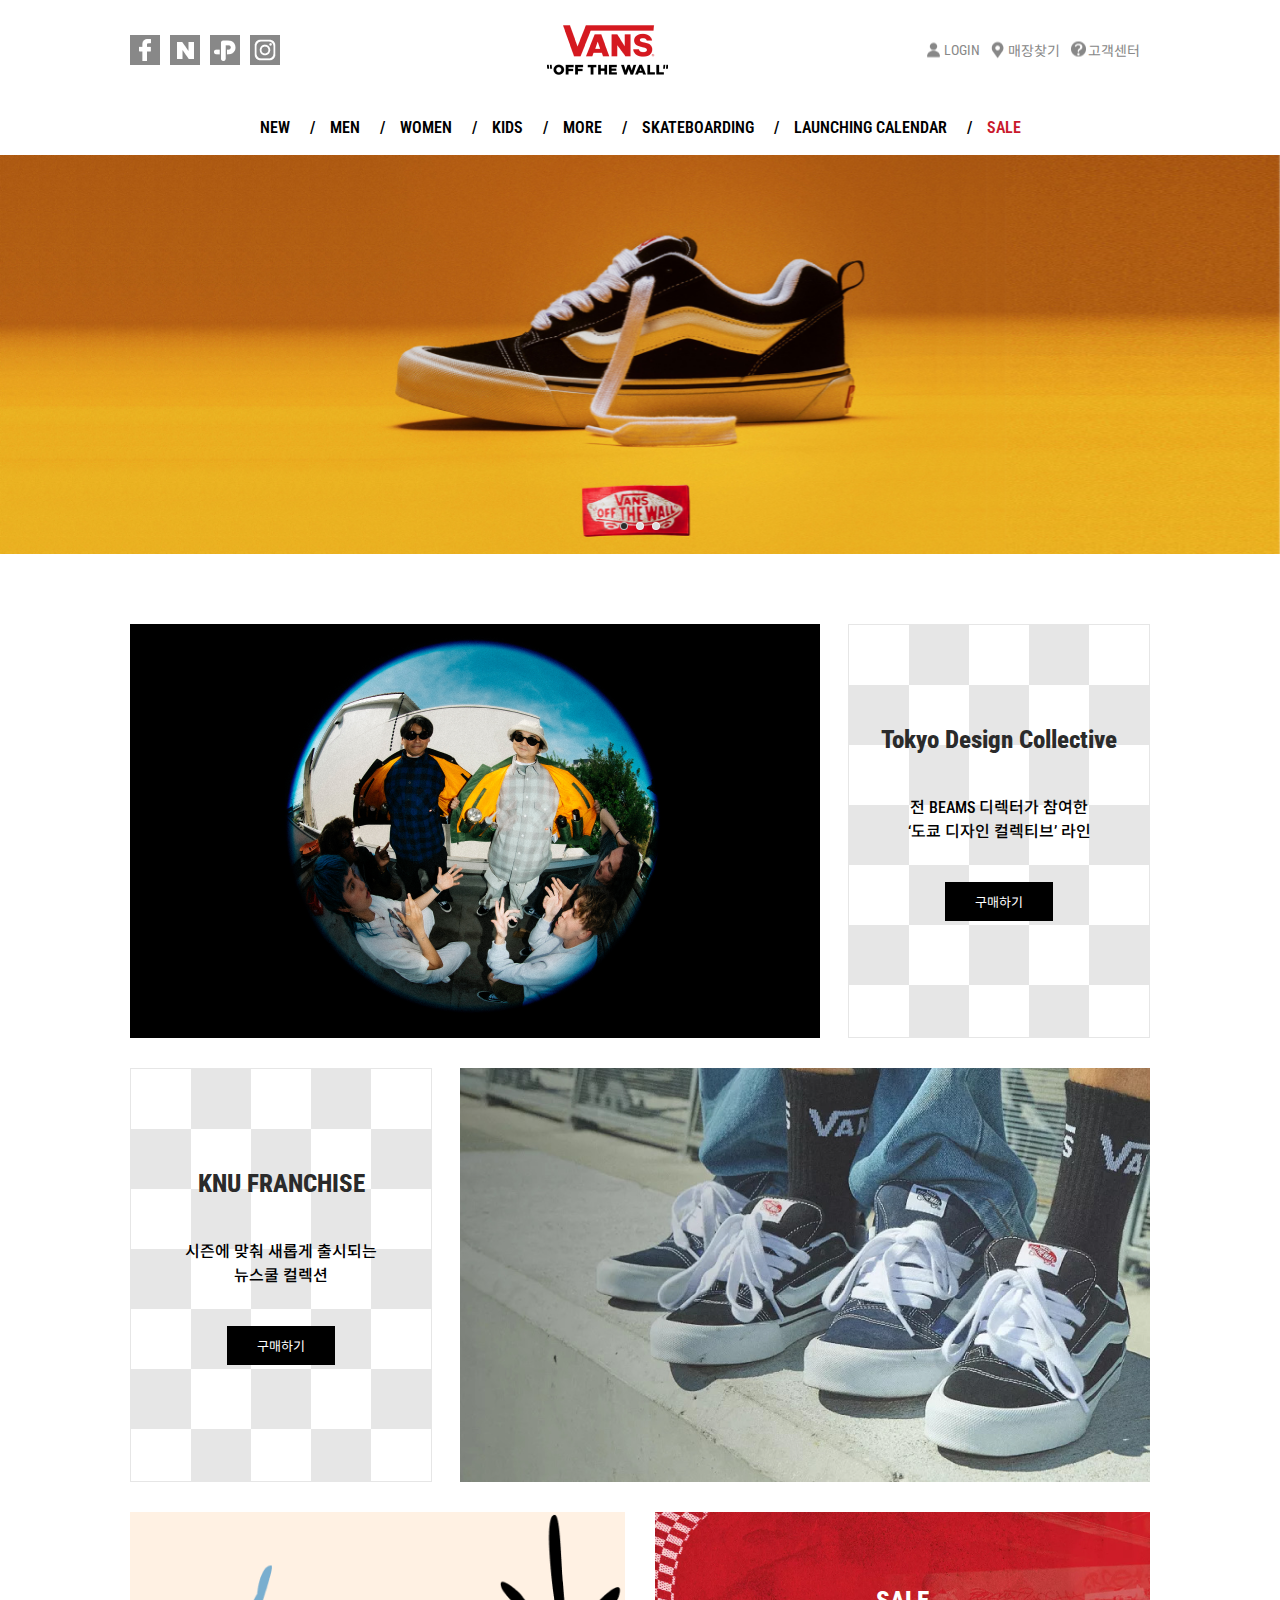
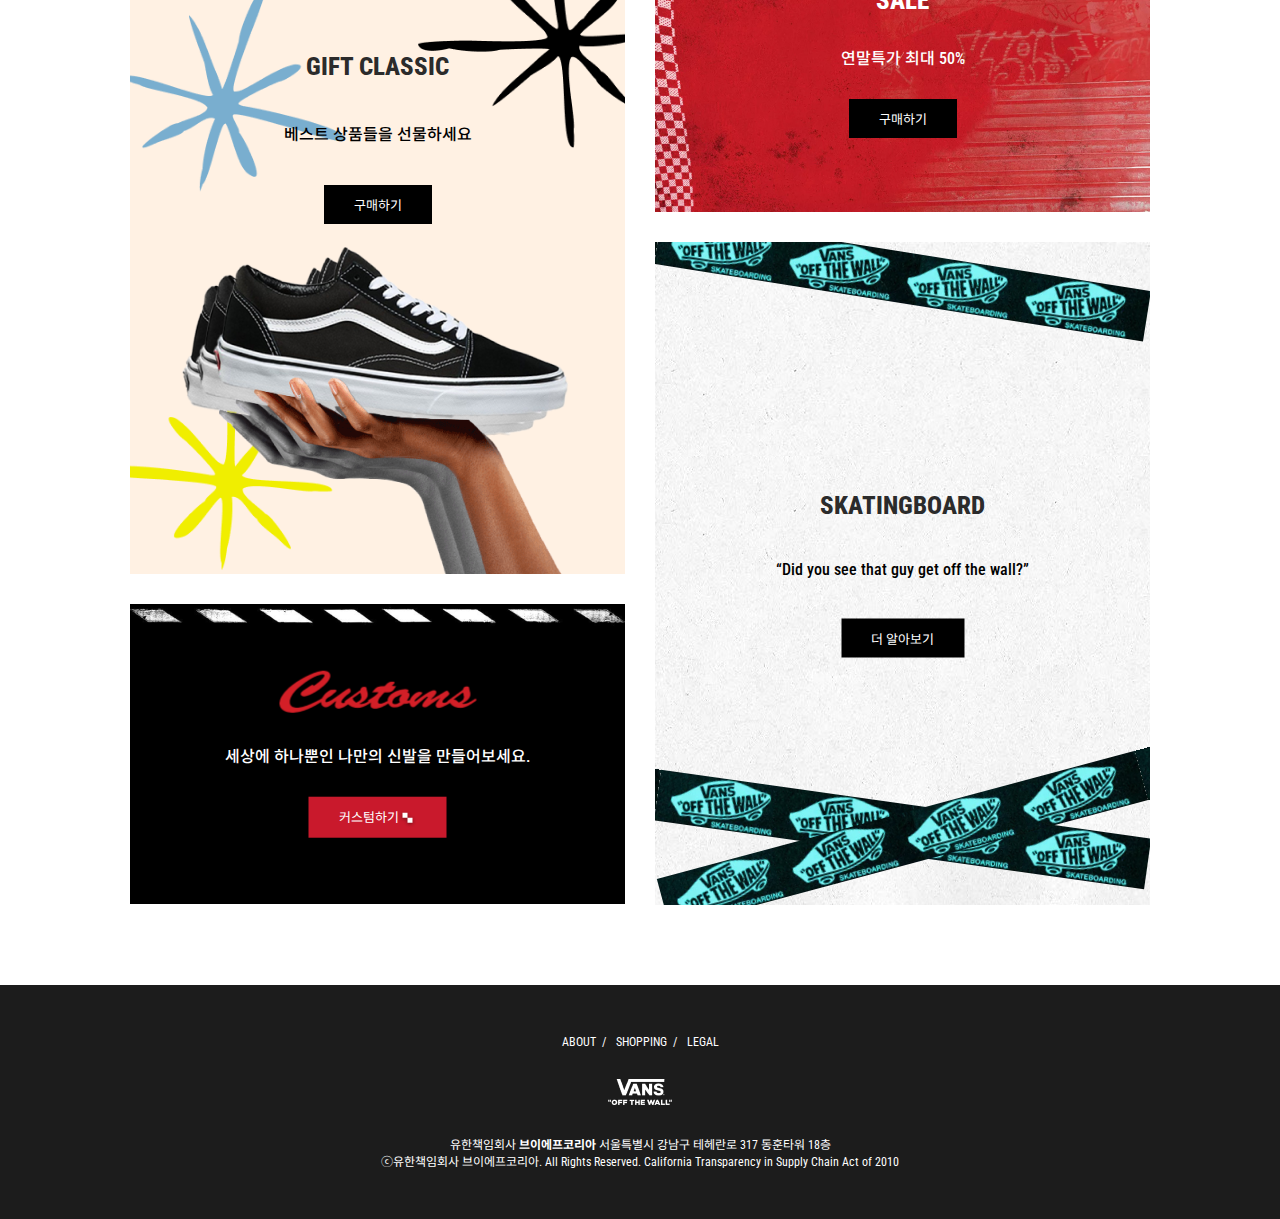
<file: index.html>
<!DOCTYPE html>
<html lang="en">
<head>
<meta charset="UTF-8">
<meta name="viewport" content="width=device-width, initial-scale=1.0">
<title>VANS</title>
<link rel="stylesheet" href="https://fonts.googleapis.com/css2?family=Noto+Sans+KR:wght@400;500;600&display=swap">
<link rel="stylesheet" href="https://fonts.googleapis.com/css2?family=Roboto+Condensed:wght@400;500;700;800&display=swap" >
<link rel="stylesheet" href="https://cdn.jsdelivr.net/npm/swiper@11/swiper-bundle.min.css" />
<link rel="shortcut icon" href="images/vans.ico">
<link rel="stylesheet" href="css/vans.css">

<script src="https://cdn.jsdelivr.net/npm/swiper@11/swiper-bundle.min.js"></script>
<script src="https://code.jquery.com/jquery-1.12.4.min.js"></script>
<script src="JS/VANS.js"></script>

</head>
<body>
<div class="container">
    <div id="header">
        <div class="header_top">
            <div class="sns">
                <ul>
                    <li><a href="" class="facebook"><img src="images/facebook_ico.png" alt="facebook"></a></li>
                    <li><a href="" class="naver"><img src="images/naver_ico.png" alt="naver"></a></li>
                    <li><a href="" class="kakao"><img src="images/kakao_ico.png" alt="kakaoplus"></a></li>
                    <li><a href="" class="instagram"><img src="images/instagram_ico.png" alt="instagram"></a></li>
                </ul>
            </div>
            <h1><a href="" class="logo"><img src="images/logo_main.png" alt="vans"></a></h1>
            <div class="utils">
                <ul>
                    <li><a href="" class="login">LOGIN</a></li>
                    <li><a href="" class="location">매장찾기</a></li>
                    <li><a href="" class="service">고객센터</a></li>
                </ul>
            </div>
        </div>
    </div>
        <nav id="gnb">
            <div class="gnb_inner">
            <div class="dum"></div>
                <ul> <!--1depth-->
                    <li><a href="">NEW</a>
                        <ul class="twoDepth"> <!--2depth-->
                            <li>
                                <a href=""><span>NEW</span></a>
                                <ul class="threeDepth"> <!--3depth-->
                                    <li><a href="">NEW</a></li>
                                    <li><a href="">신발 신상품</a></li>
                                    <li><a href="">의류 신상품</a></li>
                                    <li><a href="">액세서리 신상품</a></li>
                                    <li><a href="">키즈신상품</a></li>
                                </ul>
                            </li>
                            <li>
                                <a href=""><span>COLLECTION</span></a>
                                <ul class="threeDepth">
                                    <li><a href="">신년 특가 최대 72%</a></li>
                                    <li><a href="">Tokyo Design Collective</a></li>
                                    <li><a href="">VANS x NBHD</a></li>
                                    <li><a href="">겨울 신발 제품</a></li>
                                    <li><a href="">우수한 보온&방수 기능, MTE-3</a></li>
                                </ul>
                            </li>
                            <li>
                                <a href=""><span>CUSTOMS</span></a>
                                <ul class="threeDepth">
                                    <li><a href="">DISNEY X VANS</a></li>
                                    <li><a href="">PINK VIBE</a></li>
                                    <li><a href="">NEW SEASON, NEW SWATCH</a></li>
                                </ul>
                            </li>
                            
                        </ul>
                    </li>
                    <li>
                        <a href="">MEN</a>
                                <ul class="twoDepth"> <!--2depth-->
                                    <li>
                                        <a href=""><span>신발</span></a>
                                        <ul class="threeDepth"> <!--3depth-->
                                            <li><a href="">전체보기</a></li>
                                            <li><a href="">코어클래식</a></li>
                                            <li><a href="">클래식</a></li>
                                            <li><a href="">스케이트 슈즈</a></li>
                                            <li><a href="">클래식플러스</a></li>
                                            <li><a href="">서프</a></li>
                                            <li><a href="">VAULT</a></li>
                                            <li><a href="">스노우</a></li>
                                        </ul>
                                    </li>
                                    <li>
                                        <a href=""><span>의류</span></a>
                                        <ul class="threeDepth">
                                            <li><a href="">전체보기</a></li>
                                            <li><a href="">탑 & 티셔츠</a></li>
                                            <li><a href="">플리스</a></li>
                                            <li><a href="">아우터</a></li>
                                            <li><a href="">하의</a></li>
                                        </ul>
                                    </li>
                                    <li>
                                        <a href=""><span>액세서리</span></a>
                                        <ul class="threeDepth">
                                            <li><a href="">전체보기</a></li>
                                            <li><a href="">모자</a></li>
                                            <li><a href="">가방</a></li>
                                            <li><a href="">양말</a></li>
                                            <li><a href="">기타</a></li>
                                        </ul>
                                    </li>
                                    <li>
                                        <a href=""><span>WHAT'S HOT</span></a>
                                        <ul class="threeDepth">
                                            <li><a href="">베스트 셀러</a></li>
                                            <li><a href="">뉴 스쿨 & 뉴 슬립</a></li>
                                            <li><a href="">울트라레인지</a></li>
                                            <li><a href="">컴피쿠시</a></li>
                                            <li><a href="">온라인 단독</a></li>
                                            <li><a href="">컬러 띠어리 컬렉션</a></li>
                                        </ul>
                                    </li>
                                </ul>
                    </li>
                    <li><a href="">WOMEN</a>
                                <ul class="twoDepth"> <!--2depth-->
                                    <li>
                                        <a href=""><span>신발</span></a>
                                        <ul class="threeDepth"> <!--3depth-->
                                            <li><a href="">전체보기</a></li>
                                            <li><a href="">코어클래식</a></li>
                                            <li><a href="">클래식</a></li>
                                            <li><a href="">스케이트 슈즈</a></li>
                                            <li><a href="">클래식플러스</a></li>
                                            <li><a href="">서프</a></li>
                                            <li><a href="">VAULT</a></li>
                                            <li><a href="">스노우</a></li>
                                        </ul>
                                    </li>
                                    <li>
                                        <a href=""><span>의류</span></a>
                                        <ul class="threeDepth">
                                            <li><a href="">전체보기</a></li>
                                            <li><a href="">탑 & 티셔츠</a></li>
                                            <li><a href="">플리스</a></li>
                                            <li><a href="">아우터</a></li>
                                            <li><a href="">하의</a></li>
                                            <li><a href="">원피스 & 스커트</a></li>
                                        </ul>
                                    </li>
                                    <li>
                                        <a href=""><span>액세서리</span></a>
                                        <ul class="threeDepth">
                                            <li><a href="">전체보기</a></li>
                                            <li><a href="">모자</a></li>
                                            <li><a href="">가방</a></li>
                                            <li><a href="">양말</a></li>
                                            <li><a href="">기타</a></li>
                                        </ul>
                                    </li>
                                    <li>
                                        <a href=""><span>WHAT'S HOT</span></a>
                                        <ul class="threeDepth">
                                            <li><a href="">베스트 셀러</a></li>
                                            <li><a href="">뉴 스쿨 & 뉴 슬립</a></li>
                                            <li><a href="">울트라레인지</a></li>
                                            <li><a href="">컴피쿠시</a></li>
                                            <li><a href="">온라인 단독</a></li>
                                            <li><a href="">컬러 띠어리 컬렉션</a></li>
                                        </ul>
                                    </li>
                                </ul>

                    </li>
                    <li><a href="">KIDS</a>
                                <ul class="twoDepth"> <!--2depth-->
                                    <li>
                                        <a href=""><span>신발</span></a>
                                        <ul class="threeDepth"> <!--3depth-->
                                            <li><a href="">전체보기</a></li>
                                            <li><a href="">토들러</a></li>
                                            <li><a href="">키즈</a></li>
                                            <li><a href="">베스트 셀러</a></li>
                                        </ul>
                                    </li>
                                    <li>
                                        <a href=""><span>의류</span></a>
                                        <ul class="threeDepth">
                                            <li><a href="">전체보기</a></li>
                                            <li><a href="">보이즈 & 걸즈</a></li>
                                            <li><a href="">키즈</a></li>
                                        </ul>
                                    </li>
                                    <li>
                                        <a href=""><span>액세서리</span></a>
                                        <ul class="threeDepth">
                                            <li><a href="">전체보기</a></li>
                                            <li><a href="">모자</a></li>
                                            <li><a href="">양말</a></li>
                                        </ul>
                                    </li>
                                    <li>
                                        <a href=""><span>CUSTOMS</span></a>
                                        <ul class="threeDepth">
                                            <li><a href="">커스텀 하기</a></li>
                                        </ul>
                                    </li>
                                </ul>
                    </li>
                    <li><a href="">MORE</a>

                                <ul class="twoDepth"> <!--2depth-->
                                    <li>
                                        <a href=""><span>CUSTOMS</span></a>
                                        <ul class="threeDepth"> <!--3depth-->
                                            <li><a href="">나만의 신발 만들기</a></li>
                                            <li><a href="">어센틱 커스텀</a></li>
                                            <li><a href="">슬립온 커스텀</a></li>
                                            <li><a href="">올드스쿨 커스텀</a></li>
                                            <li><a href="">에라 커스텀</a></li>
                                            <li><a href="">스케이트-하이 커스텀</a></li>
                                        </ul>
                                    </li>
                                    <li>
                                        <a href=""><span>FEATURED</span></a>
                                        <ul class="threeDepth">
                                            <li><a href="">DISNEY X VANS</a></li>
                                            <li><a href="">PINK VIBE</a></li>
                                            <li><a href="">NEW SEASON, NEW SWATCH</a></li>
                                        </ul>
                                    </li>
                                </ul>
                    </li>
                    <li><a href="">SKATEBOARDING</a></li>
                    <li><a href="">LAUNCHING CALENDAR</a></li>
                    <li><a href="" ><span>SALE</span></a></li>
                </ul>
            </div>
        </nav>


    <!-- slider -->
    <div id="main_slider">
        <div class="main_slider mainSwiper">
            <div class="swiper-wrapper">
                <div class="swiper-slide"><img src="images/slider1.png" alt=""></div>
                <div class="swiper-slide"><img src="images/slider2.png" alt=""></div>
                <div class="swiper-slide"><img src="images/slider3.png" alt=""></div>
            </div>
        <div class="swiper-pagination"></div>
        <div class="swiper-button-next"></div>
        <div class="swiper-button-prev"></div>
        </div>
    </div>

    <div id="section">
        <div class="sec_top">
            <a href="" class="img"><img src="images/tdc_pic.png" alt="tokyo_design_collective"></a>
            <a href="" class="text">
                <div class="inner">
                    <h4>Tokyo Design Collective</h4>
                    <p>전 BEAMS 디렉터가 참여한 <br> ‘도쿄 디자인 컬렉티브’ 라인</p>
                    <span class="btn">구매하기</span>
                </div>
            </a>
        </div>

        <div class="sec_mid">
            <a href="" class="text">
                <div class="inner">
                    <h4>KNU FRANCHISE</h4>
                    <p>시즌에 맞춰 새롭게 출시되는<br>
                        뉴스쿨 컬렉션</p>
                    <span class="btn">구매하기</span>
                </div>
            </a>
            <a href="" class="img"><img src="images/knu_pic.png" alt="KNU_FRANCHISE"></a>
        </div>

        <div class="sec_bottom">
            <div class="sec_bottom_left">
                <a href="" class="left_top">
                    <img class="gift" src="images/gift_bg.png" alt="">
                        <div class="decoration">
                            <img class="star1" src="images/star1.png" alt="">
                            <img class="star2" src="images/star2.png" alt="">
                            <img class="star3" src="images/star3.png" alt="">
                            <img class="shoes" src="images/gift_shoes.png" alt="">                            
                        </div>
                    <div class="text">
                        <h4>GIFT CLASSIC</h4>
                        <p>베스트 상품들을 선물하세요</p>
                        <span class="btn">구매하기</span>
                    </div>
                </a>
                    <a href="" class="left_bottom">
                        <img src="images/custom_bg.png" alt="">
                            
                        <div class="text">
                            <img class="logo" src="images/custom_logo.png" alt="custom">
                            <p>세상에 하나뿐인 나만의 신발을 만들어보세요.</p>
                            <span class="btn">커스텀하기<img src="images/custom_icon.png" alt=""></span>
                        </div>
                </a>
                </div>
            <div class="sec_bottom_right">
                <a href="" class="right_top">
                    <div class="sale">
                    <img src="images/sale_bg.png" alt="">
                    <div class="text">
                        <h4>SALE</h4>
                        <p>연말특가 최대 50%</p>
                        <span class="btn">구매하기</span>
                    </div>
                </div>
                </a>
                <a href="" class="right_bottom">
                    <div id="sub_slider">
                        <img src="images/skatingboard_bg.png" alt="">
                        <div class="test1">
                        <div class="sub_slider subSwiper">
                            <div class="swiper-wrapper">
                                <div class="swiper-slide"><img src="images/skatingboard_line.png" alt=""></div>
                                <div class="swiper-slide"><img src="images/skatingboard_line.png" alt=""></div>
                                <div class="swiper-slide"><img src="images/skatingboard_line.png" alt=""></div>
                            </div>
                        </div>
                        </div>
                        <div class="test2">
                            <div class="sub_slider subSwiper">
                                <div class="swiper-wrapper">
                                    <div class="swiper-slide"><img src="images/skatingboard_line.png" alt=""></div>
                                    <div class="swiper-slide"><img src="images/skatingboard_line.png" alt=""></div>
                                    <div class="swiper-slide"><img src="images/skatingboard_line.png" alt=""></div>
                                </div>
                            </div>
                            </div>
                    
                        <div class="test3">
                            <div dir="rtl" class="sub_slider subSwiper">
                                <div class="swiper-wrapper">
                                    <div class="swiper-slide"><img src="images/skatingboard_line.png" alt=""></div>
                                    <div class="swiper-slide"><img src="images/skatingboard_line.png" alt=""></div>
                                    <div class="swiper-slide"><img src="images/skatingboard_line.png" alt=""></div>
                                </div>
                            </div>
                            </div>
                    <div class="text">
                        <h4>SKATINGBOARD</h4>
                        <p>“Did you see that guy get off the wall?”</p>
                        <span class="btn">더 알아보기</span>
                    </div>
                </div>
                </a>
            </div>
        </div>
    </div>
    <div id="footer">
        <div class="footer_inner">
        <nav class="footer">
            <ul>
                <li><a href="">ABOUT</a></li>
                <li><a href="">SHOPPING</a></li>
                <li><a href="">LEGAL</a></li>
            </ul>
        </nav>
        <a href="" class="ft_logo"><img src="images/logo_ft.png" alt="vans"></a>
        <p class="copyright">
            유한책임회사 <span>브이에프코리아</span> 서울특별시 강남구 테헤란로 317 동훈타워 18층 <br>ⓒ유한책임회사 브이에프코리아. All Rights Reserved. California Transparency in Supply Chain Act of 2010
        </p>
    </div>
</div>
</body>
</html>
</file>
<file: css/vans.css>
@charset "utf-8";
/* Reset CSS */
body, h1, h2, h3, h4, h5, h6, p, ul, ol, table, dl, dd {
	margin: 0;
	padding: 0;
}
h1 {
	font-size: 16px;
}
a {
	text-decoration: none;
	color: #000;
}
ul,ol {
	list-style: none;
}
img {
	max-width: 100%;
	vertical-align: middle;
	border: none;
}
body {
    font-family: "Roboto Condensed" , "Noto Sans KR" , sans-serif;
}

/*header*/
.container {
	/* overflow-x: hidden; */
	word-break: keep-all;
}
#header {
	max-width: 1020px;
	margin: 0 auto;
}

#header .header_top {
	display: flex;
	justify-content: space-between;
	align-items: center;
	height: 100px;
}

#header .header_top .sns ul {
	display: flex;
	gap: 10px;
}
#header .header_top .sns ul li a {
	display: block;
	background: #888;
	transition: ease-in-out 0.2s;
}
#header .header_top .sns ul li a.facebook:hover {
	background: #1877F2;
}
#header .header_top .sns ul li a.naver:hover {
	background: #2DB400;
}
#header .header_top .sns ul li a.kakao:hover {
	background: #FFE812;
}
#header .header_top .sns ul li a.instagram {
	position: relative;
}
#header .header_top .sns ul li a.instagram::after {
	position: absolute;
	content: "";
	left: 0;
	top: 0;
	width: 100%;
	height: 100%;
	background: linear-gradient(180deg, #743BCB 0%, #9E2BB5 19.5%, #C82290 37%, #E6266B 53%, #F13B51 68%, #FB6838 84.5%, #FDA541 99.99%, #FDAC42 100%);
	z-index: -1;
}
#header .header_top .sns ul li a.instagram:hover {
	background: transparent;
}

#header .utils ul {
	display: flex;
	align-items: center;
	gap: 8px;
}
#header .utils ul li a {
	display: block;
	padding: 0 10px;
	/* line-height: 100px; */
	font-size: 0.875em;
	color: #888;
	
}
#header .utils ul li a {
	position: relative;
}
#header .utils ul li a::before {
	position: absolute;
	content: "";
	left: -7px;
	top: 50%;
	transform: translatey(-50%);
	display: block;
	width: 17px;
	height: 17px;
}
#header .utils ul li a.login::before {
	left: -9px;
	background: url(../images/login_ico.png) no-repeat;
}
#header .utils ul li a.location::before {
	background: url(../images/loction_ico.png) no-repeat;

}
#header .utils ul li a.service::before {
	background: url(../images/service_ico.png) no-repeat;

}

#gnb {
	height: 55px;
	z-index: 10;
	white-space: nowrap;
	position: relative;
	/* overflow: hidden; */
}

#gnb .gnb_inner {
	max-width: 1020px;
	margin: 0 auto;
}
#gnb .dum {
	display: none;
	position: absolute;
	left: 0;
	top: 55px;
	width: 100%;
	height: 350px;
	background-color: #000;
	z-index: 2;
}

#gnb .dum.active {
	display: block;
}
#gnb .gnb_inner > ul {
	display: flex;
	position: relative;
	justify-content: center;
}
#gnb .gnb_inner > ul > li > a {
	display: block;
	line-height: 55px;
	padding: 0 20px;
	font-weight: 600;
	position: relative;
}
#gnb .gnb_inner > ul > li > a > span {
	color: #C9192C;
}
#gnb .gnb_inner > ul > li.active > a,
#gnb .gnb_inner > ul > li:hover > a {
	color: #C9192C;
}
#gnb .gnb_inner > ul > li:first-child > a::before {
	display: none;
}
#gnb .gnb_inner > ul > li > a::before {
	position: absolute;
	content: "/";
	left: 0;
	top: 0;
	color: #000;
}
#gnb .gnb_inner > ul > li:nth-child(-n+5).on > a::after {
	position: absolute;
	content: "";
	left: 50%;
	bottom: -5px;
	width: 10px;
	height: 10px;
	background-color: #000;
	transform: translateX(-50%) rotate(45deg);
}
#gnb li ul.twoDepth {
	display: none;
	padding-top: 20px;
	height: 300px;
	position: absolute;
	left: 0;
	z-index: 12;
} 
#gnb li.active ul.twoDepth {
	display: flex;
	justify-content: space-between;
}
#gnb li ul.twoDepth a {
	display: block;
	line-height: 30px;
}
#gnb li ul.twoDepth a:hover,
#gnb li ul.twoDepth a:focus {
	text-decoration: underline;
}
#gnb li ul.twoDepth a span {
	color: #79aecf;
	font-weight: 600;	
}
#gnb li ul.twoDepth li.on a span,
#gnb li ul.twoDepth li:hover a span {
	text-decoration: underline;	
}
#gnb li.active ul.twoDepth li {
	text-align: center;
	padding: 0 20px;
}
#gnb li ul.threeDepth li a {
	color: #fff;
	font-size: 0.8125em;
}
/* #main_slider {
	height: 560px;
} */
#main_slider .main_slider {
    width: 100%;
    height: 100%;
    overflow: hidden;
    position: relative;
}
/* #main_slider .swiper-slide {
	width: 100%;
    height: 420px;
} */
#main_slider .swiper-slide img {
    /* display: block; */
    width: 100%;
    height: 100%;
    object-fit: cover;
}

#main_slider .main_slider .swiper-button-next {
    right: 10%;
}
#main_slider .main_slider .swiper-button-prev {
    left: 10%;
}
#main_slider .main_slider .swiper-button-next,
#main_slider .main_slider .swiper-button-prev {
	display: none;
    color: #888;
}
/*jquery 넣기*/
#main_slider:hover .main_slider .swiper-button-next,
#main_slider:hover .main_slider .swiper-button-prev {
	display: block;
}
#main_slider .main_slider .swiper-button-next:after,
#main_slider .main_slider .swiper-button-prev:after {
	font-size: 1.5625em;
}

#main_slider .main_slider .swiper-pagination.swiper-pagination-bullets {
	width: auto;
	bottom: 20px;
	left: 50%;
	transform: translateX(-50%);
	z-index: 4;
}
#main_slider .main_slider .swiper-pagination-bullet{
	background-color: #dbdbdb;
	border: 1px solid rgba(255, 255, 255, 0.7);
	box-sizing: border-box;
	opacity: 1;
}
#main_slider .main_slider .swiper-pagination-bullet.swiper-pagination-bullet-active {
	background-color: #2b2b2b;
	/* border: 1px solid #888; */
	box-sizing: border-box;
}

#section {
	margin-top: 70px;
}
#section .sec_top,
#section .sec_mid,
#section .sec_bottom {
	max-width: 1020px;
	margin: 0 auto;	
}
#section a.text {
	padding-top: 100px;
	width: 300px;
	text-align: center;	
	border: 1px solid #e6e6e6;
	background-color: #fff;
	background-image: linear-gradient(45deg, #e6e6e6 25%, transparent 25%, transparent 75%, #E6E6E6 75%, #E6E6E6), linear-gradient(45deg, #E6E6E6 25%, transparent 25%, transparent 75%, #E6E6E6 75%, #E6E6E6);
	background-position: 0 0, 60px 60px;
	background-size: 120px 120px;
}
#section h4 {
	color: #2b2b2b;
	font-weight: 800;
	font-size: 1.5625em;
	padding-bottom: 40px;
}
#section p {
	padding-bottom: 40px;
	font-weight: 500;
}
#section span.btn {
	display: inline-block;
	padding: 10px 30px;
	background-color: #000;
	color: #fff;
	font-size: 0.8125em;
	transition: 0.2s;
}
#section a:hover span.btn {
	background-color: #C9192C;
}
/* #section a.text .inner {
	padding: 116px 20px;
} */
#section .sec_top {
	display: flex;
	justify-content: space-between;
}
#section .sec_top a.img {
	position: relative;
	transition: 0.2s;
}
#section .sec_top a.img:hover::after {
	white-space: nowrap;
	position: absolute;
	content: "Tokyo Design Collective";
	left: 50%;
	top: 50%;
	transform: translate(-50%, -50%);
	padding: 150px 70px;
	font-size: 3.3125em;
    font-weight: 600;
    color: #fff;
    text-shadow: 5px 5px 5px #000;
	box-sizing: border-box;
	backdrop-filter: blur(1px);
}

#section .sec_mid {
	display: flex;
	justify-content: space-between;
	padding: 30px 0;
}
#section .sec_mid a.img {
	position: relative;
	transition: 0.2s;
}
#section .sec_mid a.img:hover::after {
	white-space: nowrap;
	position: absolute;
	content: "KNU FRANCHISE";
	left: 50%;
	top: 50%;
	transform: translate(-50%, -50%);
	padding: 170px 140px;
	font-size: 3.125em;
    font-weight: 600;
    color: #fff;
    text-shadow: 5px 5px 5px #000;
	box-sizing: border-box;
	backdrop-filter: blur(1px);
}

#section .sec_bottom {
	display: flex;
	justify-content: space-between;
}

#section .sec_bottom .sec_bottom_left a.left_top {
	display: block;
	position: relative;
	overflow: hidden;
}
#section .sec_bottom .sec_bottom_left a.left_top .decoration img {
	position: absolute;
	transition: ease-in 0.2s;
}
#section .sec_bottom .sec_bottom_left a.left_top .decoration img.star1 {
	top: 40px;
	left: -20px;
	transform: scale(0.9);
}
#section .sec_bottom .sec_bottom_left a.left_top:hover .decoration img.star1 {
	transform: scale(1) rotate(-10deg);
}
#section .sec_bottom .sec_bottom_left a.left_top .decoration img.star2 {
	bottom: -10px;
	left: -40px;
	transform: scale(0.9);
}
#section .sec_bottom .sec_bottom_left a.left_top:hover .decoration img.star2 {
	transform: scale(1) rotate(10deg);
}
#section .sec_bottom .sec_bottom_left a.left_top .decoration img.star3 {
	top: -10px;
	right: -40px;
	transform: scale(0.9);
}
#section .sec_bottom .sec_bottom_left a.left_top:hover .decoration img.star3 {
	top: -10px;
	right: -40px;
	transform: scale(1.2) rotate(20deg);
}
#section .sec_bottom .sec_bottom_left a.left_top .decoration img.shoes {
	bottom: 0;
	left: 50%;
	transform: translatex(-50%);
}
#section .sec_bottom .sec_bottom_left a.left_top img.gift {
	width: 100%;
	height: 100%;
	object-fit: cover;
}
#section .sec_bottom .sec_bottom_left a.left_top .text {
	position: absolute;
	top: 140px;
	left: 50%;
	transform: translatex(-50%);
	text-align: center;
}

#section .sec_bottom .sec_bottom_left a.left_bottom {
	display: block;
	position: relative;
	margin-top: 30px;
}

#section .sec_bottom .sec_bottom_left a.left_bottom .text {
	position: absolute;
	left: 50%;
	top: 50%;
	transform: translate(-50%, -50%);
	padding: 10px 0;
	color: #fff;
	text-align: center;
	white-space: nowrap;
	transition: all 0.2s;
}
#section .sec_bottom .sec_bottom_left a.left_bottom .text h4 {
	color: #fff;
	padding: 0;
}
#section .sec_bottom .sec_bottom_left a.left_bottom .text p {
	padding: 30px 0;
}

#section .sec_bottom .sec_bottom_left a.left_bottom .text span.btn {
	background-color: #C9192C;
	display: inline-block;
}
#section .sec_bottom .sec_bottom_left a.left_bottom:hover .text span.btn {
	background-color: #fff;
	color: #000;
	font-weight: 500;
}

#section .sec_bottom .sec_bottom_right a.right_bottom {
	display: block;
	position: relative;
}

#section .sec_bottom .sec_bottom_right .right_top .sale {
	position: relative;
}
#section .sec_bottom .sec_bottom_right .right_top .sale .text {
	text-align: center;
	position: absolute;
	left: 50%;
	top: 50%;
	transform: translate(-50%, -50%);
	color: #fff;
}

#section .sec_bottom .sec_bottom_right .right_top .sale .text h4 {
	color: #fff;
	padding: 0;
}
#section .sec_bottom .sec_bottom_right .right_top .sale .text p {
	padding: 30px 0;
}
#section .sec_bottom .sec_bottom_right .right_top .sale .text span {
	background-color: #000;
}
#section .sec_bottom .sec_bottom_right .right_top:hover .sale .text span {
	background-color: #fff;
	color: #000;
	font-weight: 500;
}



#section .sec_bottom .sec_bottom_right a.right_bottom {
	margin-top: 30px;
}
#sub_slider {
	position: relative;
    overflow: hidden;
}
#sub_slider img {
	width: 100%;
	height: 100%;
	object-fit: cover;
}
#sub_slider .test1,
#sub_slider .test2,
#sub_slider .test3 {
	width: 100%;
    height: auto;
    position: absolute;
	left: 0;
}
#sub_slider .test1 {
    top: 10px;
    transform: rotate(9deg);
}
#sub_slider .test2 {
    bottom: 50px;
    transform: rotate(8deg);
}
#sub_slider .test3 {
    bottom: 40px;
    transform: rotate(-15deg);
}

#sub_slider .swiper-slide {
    text-align: center;
    font-size: 1.125em;
    background: #fff;
    display: flex;
    justify-content: center;
    align-items: center;
}
#sub_slider .swiper-wrapper {
    transition-timing-function: linear;
}
#sub_slider .swiper-slide img {
    display: block;
    width: 100%;
    height: 100%;
    object-fit: cover;
}
#sub_slider .text {
    position: absolute;
    left: 50%;
    top: 50%;
	transform: translate(-50%, -50%);
	text-align: center;
	white-space: nowrap;
}
#sub_slider .text span {
	background-color: #000;
}
a.right_bottom:hover #sub_slider .text span {
	background-color: #C9192C;
	color: #fff;
}

#footer {
	margin-top: 80px;
	background-color: #1c1c1c;
}

#footer .footer_inner {
	max-width: 1020px;
	margin: 0 auto;
	padding: 50px 0;
	text-align: center;
}

#footer .footer_inner nav ul {
	display: flex;
	justify-content: center;
}
#footer .footer_inner nav ul li a {
	display: block;
	padding: 0 10px;
	color: #fff;
	font-size: 0.75em;
	position: relative;
}
#footer .footer_inner nav ul li:last-child a::after {
	display: none;
} 
#footer .footer_inner nav ul li a::after {
	position: absolute;
	content: "/";
	right: 0;
	top: 50%;
	transform: translateY(-50%);
}
#footer .footer_inner a.ft_logo {
	display: block;
	padding: 30px 0;
}
#footer .footer_inner p.copyright {
	color: #fff;
	font-size: 0.75em;
}
#footer .footer_inner p.copyright span {
	font-weight: 700;
}
</file>
